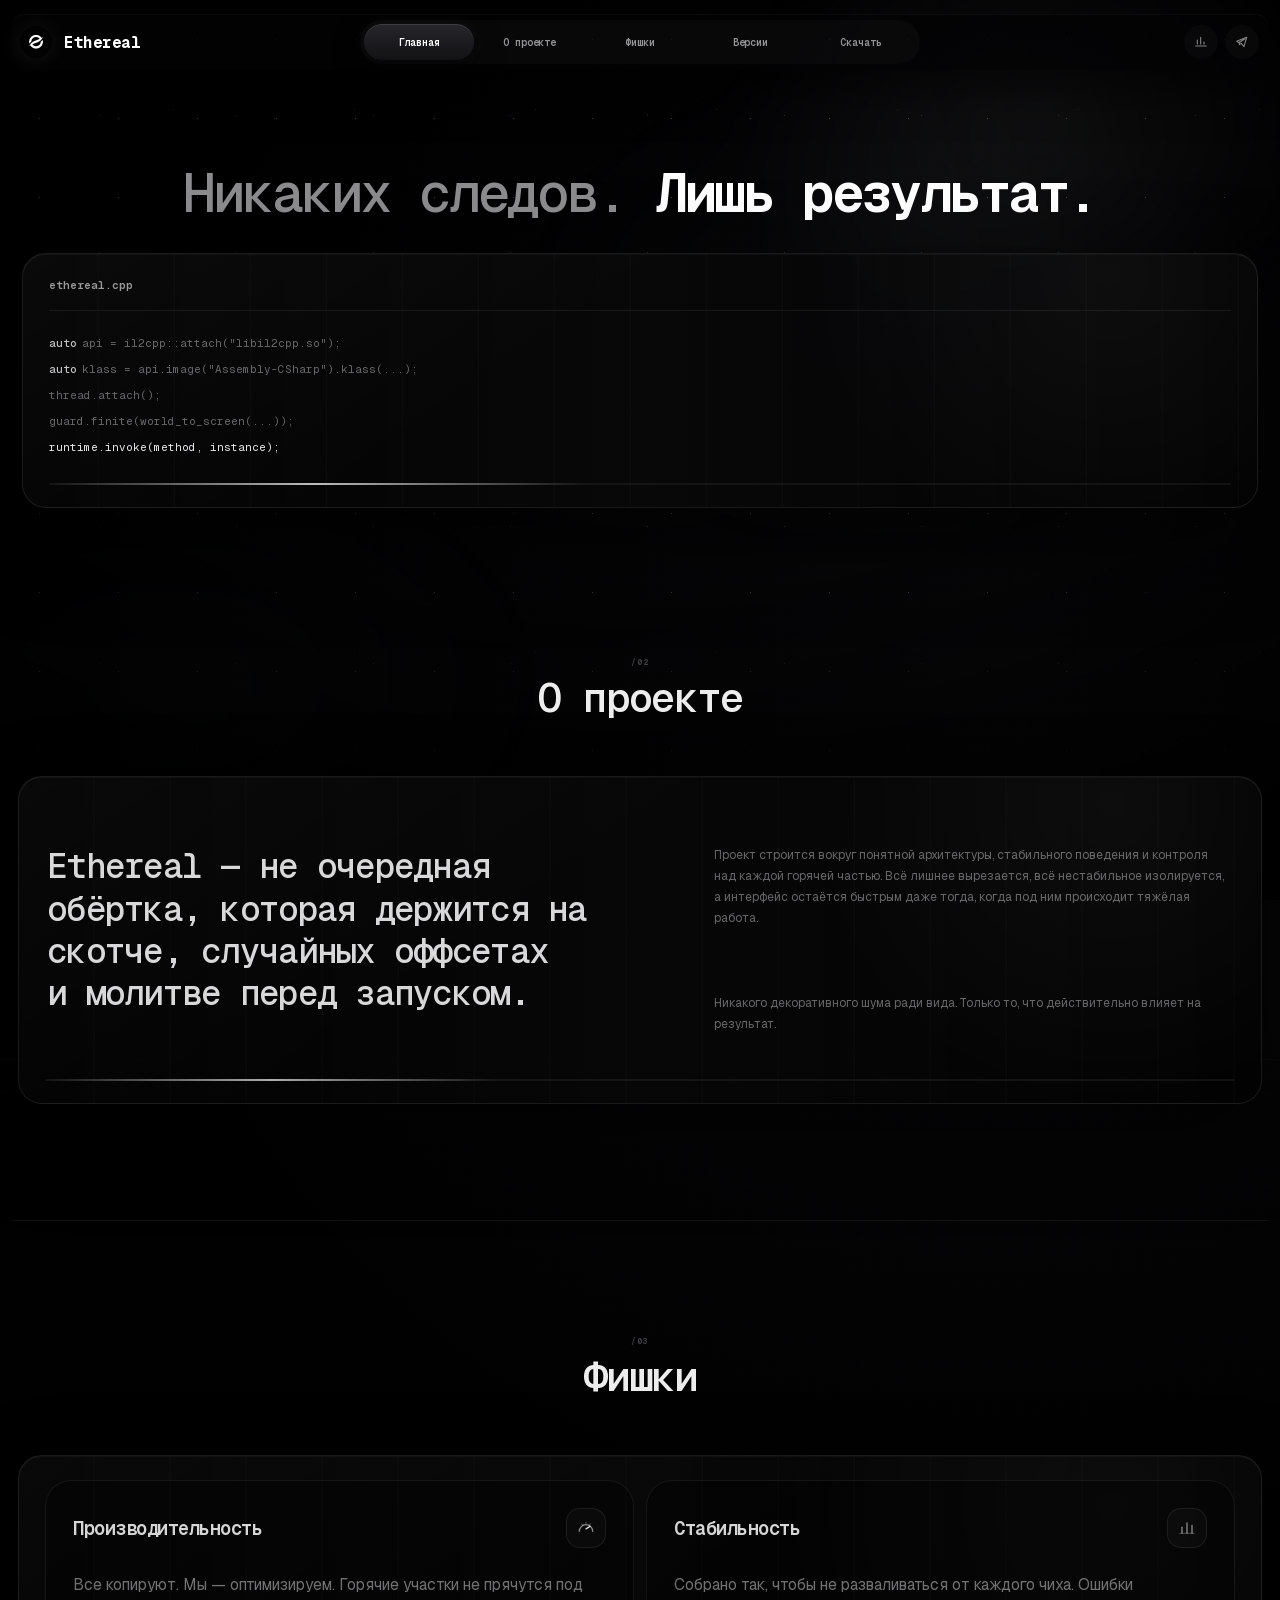
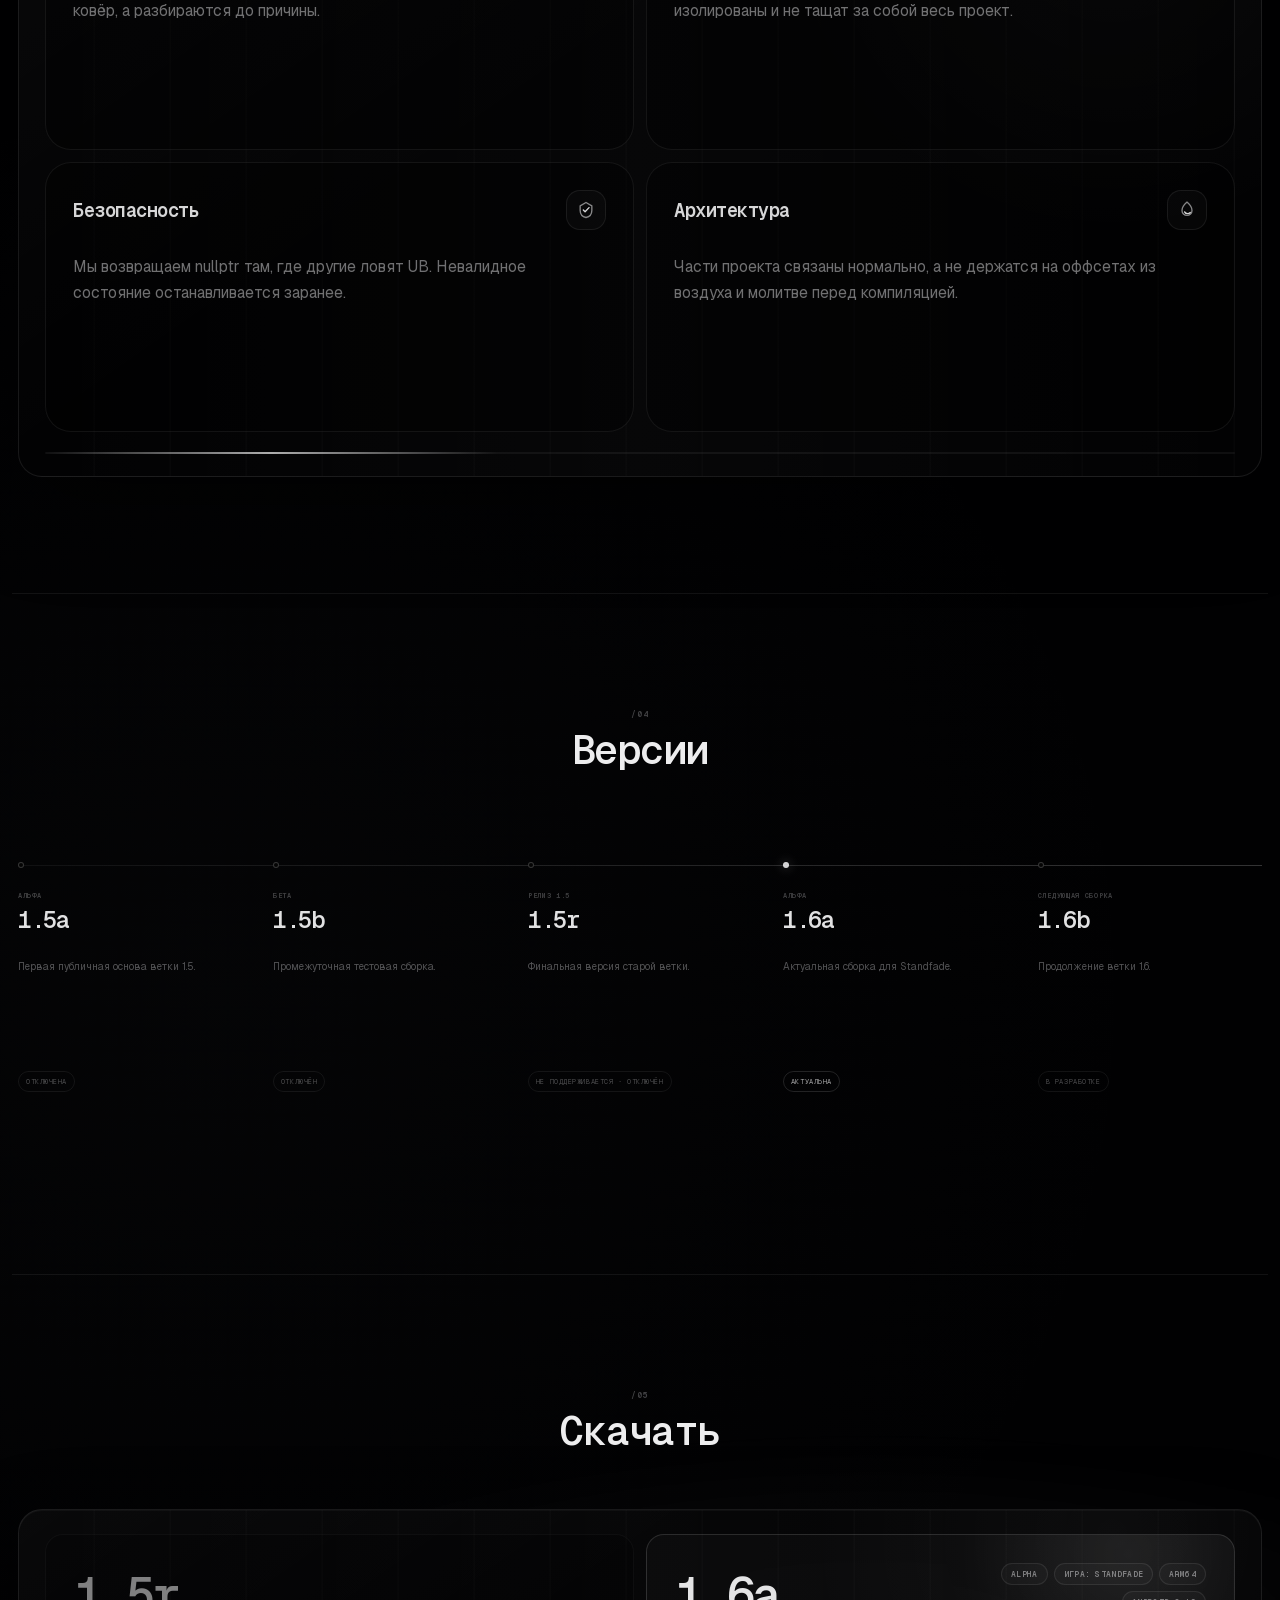
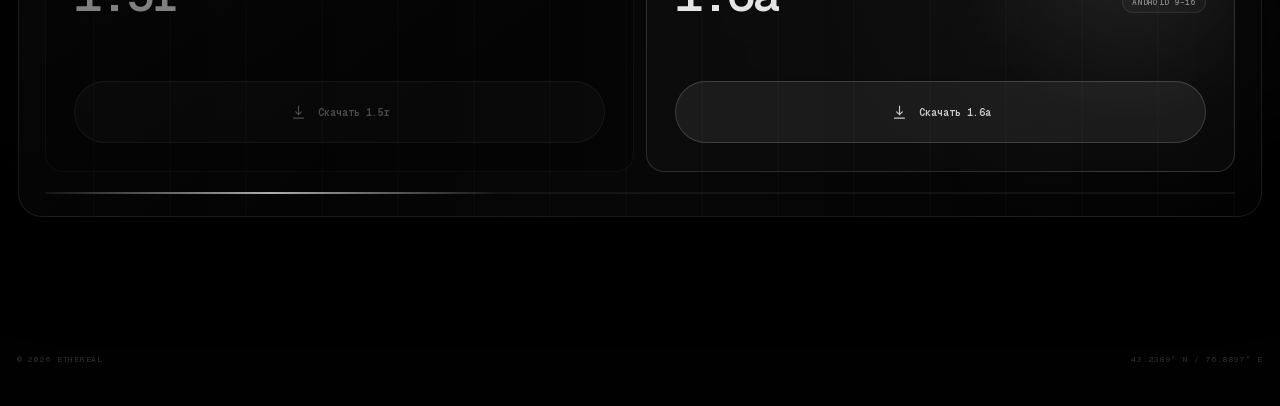
<file: index.html>
<!doctype html>
<html lang="ru">
  <head>
    <meta charset="UTF-8" />
    <meta name="viewport" content="width=device-width, initial-scale=1.0" />
    <meta
      name="description"
      content="Ethereal — никаких следов. Лишь результат."
    />
    <link rel="icon" type="image/png" href="./assets/brand-mark.png?v=2" />
    <title>Ethereal — Никаких следов. Лишь результат.</title>
    <script type="module" crossorigin src="./assets/index-Bll_5CDt.js"></script>
    <link rel="stylesheet" crossorigin href="./assets/index-BAnMpnqo.css">
  </head>
  <body>
    <div id="root"></div>
  </body>
</html>
</file>
<file: assets/index-BAnMpnqo.css>
@font-face{font-family:Geist;font-style:normal;font-weight:100 900;font-display:swap;src:url(./geist-cyrillic-D_Kiv5N3.woff2)format("woff2");unicode-range:U+301,U+400-45F,U+490-491,U+4B0-4B1,U+2116}@font-face{font-family:Geist;font-style:normal;font-weight:100 900;font-display:swap;src:url(./geist-latin-BGnTDqni.woff2)format("woff2");unicode-range:U+??,U+131,U+152-153,U+2BB-2BC,U+2C6,U+2DA,U+2DC,U+304,U+308,U+329,U+2000-206F,U+20AC,U+2122,U+2191,U+2193,U+2212,U+2215,U+FEFF,U+FFFD}@font-face{font-family:Geist Mono;font-style:normal;font-weight:100 900;font-display:swap;src:url(./geist-mono-cyrillic-C58l5Ba4.woff2)format("woff2");unicode-range:U+301,U+400-45F,U+490-491,U+4B0-4B1,U+2116}@font-face{font-family:Geist Mono;font-style:normal;font-weight:100 900;font-display:swap;src:url(./geist-mono-latin-pyAoGB9p.woff2)format("woff2");unicode-range:U+??,U+131,U+152-153,U+2BB-2BC,U+2C6,U+2DA,U+2DC,U+304,U+308,U+329,U+2000-206F,U+20AC,U+2122,U+2191,U+2193,U+2212,U+2215,U+FEFF,U+FFFD}@font-face{font-family:Geist Mono;font-style:normal;font-weight:100 900;font-display:swap;src:url(./geist-mono-symbols-iW2ugney.woff2)format("woff2");unicode-range:U+2000-2001,U+2004-2008,U+200A,U+23B8-23BD,U+2500-259F}:root{--font-geist-sans:"Geist";--font-geist-mono:"Geist Mono";--background:#000;--foreground:#fff;--muted:#f5f5f89e;--line:#ffffff16;--line-bright:#ffffff29;--panel:#040405e6;--radius-lg:18px;--radius-md:13px}*{box-sizing:border-box}html{scroll-behavior:smooth;background:#000;min-width:320px;min-height:100%}body{min-height:100%;color:var(--foreground);font-family:var(--font-geist-sans), Arial, sans-serif;-webkit-font-smoothing:antialiased;text-rendering:optimizelegibility;background:#000;margin:0;overflow-x:clip}button,a{-webkit-tap-highlight-color:transparent}button{font:inherit}::selection{color:#050505;background:#f4f4f6eb}.site-shell{isolation:isolate;background:radial-gradient(circle at 78% 18%,#c4c8d109,#0000 30%),radial-gradient(circle at 18% 72%,#80899407,#0000 34%),#010102;min-height:100svh;position:relative;overflow:hidden}.cosmic-field,.dot-grid,.horizon-grid,.screen-vignette{pointer-events:none;position:fixed}.cosmic-field{z-index:-3;filter:blur(18px);background:radial-gradient(at 72% 24%,#dadce211,#0000 17%),radial-gradient(at 63% 39%,#8b939d0a,#0000 23%),radial-gradient(at 24% 68%,#b5b8bf08,#0000 20%);animation:18s ease-in-out infinite alternate cosmicDrift;inset:-18%;transform:translate(0,0)scale(1.04)}.dot-grid{z-index:-2;opacity:.68;background-image:radial-gradient(circle,#ffffff6b .55px,#0000 .85px),radial-gradient(circle,#d0d3da4d .7px,#0000 1px),radial-gradient(circle,#ffffff2e .45px,#0000 .75px);background-position:0 0,31px 47px,83px 19px;background-size:79px 79px,137px 137px,181px 181px;inset:0;-webkit-mask-image:linear-gradient(#000 0,#000000e0 62%,#0000 100%);mask-image:linear-gradient(#000 0,#000000e0 62%,#0000 100%)}.horizon-grid{z-index:-1;opacity:.17;transform-origin:bottom;background-image:linear-gradient(#d6d8dd2e 1px,#0000 1px),linear-gradient(90deg,#aab0b829 1px,#0000 1px);background-size:54px 54px;height:66vh;bottom:-22vh;left:-18%;right:-18%;transform:perspective(430px)rotateX(64deg);-webkit-mask-image:linear-gradient(#0000 6%,#000c 50%,#000 82%);mask-image:linear-gradient(#0000 6%,#000c 50%,#000 82%)}.screen-vignette{z-index:0;background:linear-gradient(#00000008,#0000 60%,#00000080),radial-gradient(circle at 50% 28%,#0000 30%,#0000008f 100%);inset:0}.experience{z-index:1;width:min(1320px,100% - 24px);margin-left:auto;margin-right:auto;padding:92px 0 20px;position:relative}.topbar{z-index:50;-webkit-backdrop-filter:blur(16px);opacity:0;background:#030304cc;border:0;border-radius:12px;grid-template-columns:minmax(170px,1fr) minmax(400px,560px) minmax(170px,1fr);grid-template-areas:"brand tabs actions";align-items:center;width:min(1320px,100vw - 24px);min-height:54px;padding:6px;animation:.68s cubic-bezier(.16,1,.3,1) 80ms forwards topbarIn;display:grid;position:fixed;top:14px;left:max(12px,50vw - 660px);transform:translateY(-12px);box-shadow:0 18px 46px #0000008c,inset 0 1px #ffffff09}.brand{color:#f9f9faf0;grid-area:brand;align-items:center;gap:12px;min-width:0;padding:0 2px;text-decoration:none;display:flex}.brand-mark{border:0;border-radius:50%;flex:none;place-items:center;width:32px;height:32px;display:grid;overflow:hidden;box-shadow:0 0 24px #ffffff14}.brand-mark img{object-fit:contain;width:100%;height:100%;display:block}.brand-name{font-family:var(--font-geist-mono), monospace;color:#fff;letter-spacing:-.03em;text-overflow:ellipsis;font-size:16px;font-weight:700;overflow:hidden}.top-tabs{--indicator-x:0%;background:#ffffff06;border-radius:999px;grid-area:tabs;grid-template-columns:repeat(5,minmax(0,1fr));justify-self:center;width:100%;max-width:560px;height:44px;padding:4px;display:grid;position:relative}.top-tabs button{z-index:2;color:#f8f8fc94;cursor:pointer;min-width:0;font-family:var(--font-geist-mono), monospace;letter-spacing:-.01em;background:0 0;border:0;border-radius:999px;font-size:10px;font-weight:600;transition:color .22s;position:relative}.topbar-actions{grid-area:actions;justify-content:flex-end;align-items:center;gap:7px;padding-right:3px;display:flex}.topbar-actions a{color:#f6f6f885;background:#ffffff06;border-radius:50%;place-items:center;width:34px;height:34px;text-decoration:none;transition:color .22s,background .22s,transform .32s cubic-bezier(.16,1,.3,1);display:grid}.topbar-actions a:hover{color:#fff;background:#ffffff12;transform:translateY(-2px)}.topbar-actions svg{fill:none;stroke:currentColor;stroke-width:1.65px;stroke-linecap:round;stroke-linejoin:round;width:16px;height:16px}.top-tabs button:hover,.top-tabs button:focus-visible,.top-tabs button[aria-current=true]{color:#fff}.tab-indicator{z-index:1;width:calc(20% - 1.6px);transform:translate3d(var(--indicator-x), 0, 0);will-change:transform;background:linear-gradient(#ffffff21,#ffffff0b),#08080cf0;border:0;border-radius:999px;transition:transform .42s cubic-bezier(.18,1.28,.34,1);position:absolute;top:4px;bottom:4px;left:4px;box-shadow:0 12px 28px #00000094,0 0 22px #ffffff0b,inset 0 1px #ffffff1b}.top-tabs button:focus-visible,.brand:focus-visible,.topbar-actions a:focus-visible{outline-offset:3px;outline:2px solid #f5f5f6d9}.hero{flex-direction:column;align-items:stretch;gap:30px;min-height:0;padding:72px 10px 34px;scroll-margin-top:92px;display:flex}.hero-copy{text-align:center;flex-direction:column;align-items:center;min-width:0;display:flex}.hero-lede{color:#fafafd8f;max-width:980px;font-family:var(--font-geist-mono), monospace;letter-spacing:-.065em;text-wrap:balance;text-shadow:0 12px 50px #ffffff0b;opacity:0;margin:0;font-size:clamp(28px,4.25vw,58px);font-weight:500;line-height:1.08;animation:.76s cubic-bezier(.16,1,.3,1) .18s forwards sloganIn;transform:translateY(14px)}.hero-lede strong{color:#fff;font-weight:650}.runtime-card{border:1px solid var(--line);opacity:0;background:radial-gradient(circle at 88% 8%,#ffffff0b,#0000 27%),linear-gradient(145deg,#ffffff08,#0000 42%),#030304e6;border-radius:24px;width:100%;min-height:255px;padding:24px 26px 22px;animation:.76s cubic-bezier(.16,1,.3,1) .44s forwards runtimeIn;position:relative;overflow:hidden;transform:translateY(22px)scale(.99);box-shadow:0 34px 88px #00000085,inset 0 1px #ffffff0a}.runtime-card--main{min-height:255px}.runtime-card:before{content:"";pointer-events:none;background:linear-gradient(90deg,#0000,#ffffff06,#0000),repeating-linear-gradient(90deg,#0000 0 74px,#ffffff05 75px 76px);position:absolute;inset:0}.runtime-head{color:#f4f4f69e;font-family:var(--font-geist-mono), monospace;border-bottom:1px solid #ffffff12;justify-content:space-between;align-items:center;padding-bottom:18px;font-size:11px;font-weight:600;display:flex;position:relative}.runtime-body{grid-template-columns:1fr;display:grid;position:relative}.runtime-code{color:#ececf06b;font-family:var(--font-geist-mono), monospace;flex-direction:column;gap:10px;padding:25px 0 23px;font-size:11px;line-height:1.45;display:flex}.runtime-code span{display:flex}.runtime-code b{color:#fcfcffc2;margin-right:5px;font-weight:500}.runtime-code .code-bright{color:#fcfcffeb}.runtime-line{background:#ffffff0e;border-radius:999px;height:2px;margin-top:4px;overflow:hidden}.runtime-line span{border-radius:inherit;background:linear-gradient(90deg,#0000,#ffffffb8,#0000);width:45%;height:100%;animation:4.5s ease-in-out infinite runtimeScan;display:block}.content-stack{flex-direction:column;gap:0;display:flex}.content-card{min-height:0;box-shadow:none;opacity:0;pointer-events:none;filter:blur(7px);background:0 0;border:0;border-radius:0;padding:clamp(78px,9vw,126px) 6px;scroll-margin-top:92px;transition:opacity .72s,filter .72s,transform .78s cubic-bezier(.16,1,.3,1);position:relative;overflow:visible;transform:translateY(30px)scale(.992)}.content-card.is-visible{opacity:1;pointer-events:auto;filter:blur();transform:translateY(0)scale(1)}.content-card+.content-card{border-top:1px solid #fff1}.content-heading{text-align:center;border:0;justify-content:center;align-items:center;margin:0 0 clamp(34px,4.5vw,58px);padding:0;display:flex}.content-heading>div{flex-direction:column;align-items:center;gap:11px;display:flex}.content-heading h2{color:#fcfcfdf0;font-family:var(--font-geist-mono), monospace;letter-spacing:-.055em;margin:0;font-size:clamp(25px,3.2vw,42px);font-weight:550;line-height:1}.content-heading__index{color:#efeff242;font-family:var(--font-geist-mono), monospace;letter-spacing:.12em;text-transform:uppercase;font-size:8px;font-weight:650}.tab-panel{min-width:0}.content-card.is-visible .tab-panel{animation:.56s cubic-bezier(.16,1,.3,1) 90ms both panelIn}.content-card--features{display:block}.content-card--features .content-heading{position:static}.content-card--download{display:block}.content-card--download:before{content:"";z-index:-1;pointer-events:none;filter:blur(12px);background:radial-gradient(at 66%,#ffffff0b,#0000 52%);position:absolute;inset:13% -8% 8%}.content-card--about .content-heading{margin-bottom:clamp(34px,4.5vw,58px)}.content-card--about .content-heading>div{flex-direction:column;justify-content:center;align-items:center;width:auto}.content-card--versions .content-heading{margin-bottom:clamp(34px,4.5vw,58px)}.module-frame{border:1px solid var(--line);background:radial-gradient(circle at 88% 8%,#ffffff0a,#0000 27%),linear-gradient(145deg,#ffffff07,#0000 42%),#030304e0;border-radius:24px;width:100%;padding:24px 26px 22px;position:relative;overflow:hidden;box-shadow:0 34px 88px #00000075,inset 0 1px #ffffff09}.module-frame:before{content:"";pointer-events:none;background:linear-gradient(90deg,#0000,#ffffff05,#0000),repeating-linear-gradient(90deg,#0000 0 74px,#ffffff04 75px 76px);position:absolute;inset:0}.module-line{z-index:1;background:#ffffff0e;border-radius:999px;height:2px;position:relative;overflow:hidden}.module-line span{border-radius:inherit;background:linear-gradient(90deg,#0000,#ffffffa8,#0000);width:38%;height:100%;animation:5.2s ease-in-out infinite runtimeScan;display:block}.feature-module{min-height:610px}.feature-grid{z-index:1;grid-template-columns:repeat(2,minmax(0,1fr));gap:12px;padding:0 0 20px;display:grid;position:relative}.feature-card{opacity:0;background:#00000057;border:1px solid #fff1;border-radius:26px;flex-direction:column;min-height:270px;padding:27px;transition:transform .38s cubic-bezier(.16,1,.3,1),border-color .28s,background .28s;display:flex;position:relative;overflow:hidden;transform:translateY(14px)}.content-card.is-visible .feature-card{animation:.62s cubic-bezier(.16,1,.3,1) forwards cardIn}.feature-card:first-child,.feature-card:nth-child(2),.feature-card:nth-child(3),.feature-card:nth-child(4){grid-column:auto}.feature-card:first-child{animation-delay:50ms}.feature-card:nth-child(2){animation-delay:.1s}.feature-card:nth-child(3){animation-delay:.15s}.feature-card:nth-child(4){animation-delay:.2s}.feature-card:before{content:"";pointer-events:none;opacity:0;background:linear-gradient(110deg,#0000 25%,#ffffff0f,#0000 70%);transition:opacity .3s,transform .7s cubic-bezier(.16,1,.3,1);position:absolute;inset:-1px;transform:translate(-70%)}.feature-card:hover{background:#ffffff05;border-color:#ffffff24;transform:translateY(-4px)}.feature-card:hover:before{opacity:1;transform:translate(70%)}.feature-card__top{justify-content:space-between;align-items:center;gap:22px;margin-bottom:24px;display:flex}.feature-icon{background:#ffffff05;border:1px solid #ffffff13;border-radius:14px;place-items:center;width:40px;height:40px;display:grid}.feature-icon svg{fill:none;stroke:#f1f1f38c;stroke-width:1.6px;stroke-linecap:round;stroke-linejoin:round;width:20px;height:20px;overflow:visible}.feature-icon .icon-muted{stroke:#f1f1f33d}.feature-icon .icon-accent{stroke:#fafafbdb}.feature-card:hover .icon-needle{transform-origin:12px 13px;animation:.85s cubic-bezier(.16,1,.3,1) needleMove}.feature-card:hover .icon-bar-a{animation:.72s barMove}.feature-card:hover .icon-bar-b{animation:.72s 70ms barMove}.feature-card:hover .icon-bar-c{animation:.72s .14s barMove}.feature-card:hover .icon-check{stroke-dasharray:12;animation:.72s both checkDraw}.feature-card:hover .icon-flame{transform-origin:12px 16px;animation:.65s flameMove}.feature-card h3{color:#f9f9fadb;font-family:var(--font-geist-mono), monospace;letter-spacing:-.025em;margin:0;font-size:19px;font-weight:600}.feature-card>p{color:#e7e7ea7a;margin:0;font-size:15.5px;line-height:1.66}.download-layout{min-height:0}.download-versions{z-index:1;grid-template-columns:repeat(2,minmax(0,1fr));gap:12px;padding:0 0 20px;display:grid;position:relative}.download-version{color:#fafafcc7;text-align:left;background:#00000057;border:1px solid #ffffff12;border-radius:18px;flex-direction:column;justify-content:space-between;align-items:flex-start;gap:28px;min-height:238px;padding:28px;display:flex;position:relative}.download-version--offline{opacity:.55}.download-version--current{background:radial-gradient(circle at 82% 8%,#fff1,#0000 32%),#ffffff06;border-color:#ffffff21}.download-version__top{justify-content:space-between;align-items:flex-start;gap:20px;width:100%;display:flex}.download-version__number{color:#fcfcfde6;font-family:var(--font-geist-mono), monospace;letter-spacing:-.065em;font-size:clamp(30px,4vw,48px);font-weight:550}.download-version__meta{flex-wrap:wrap;justify-content:flex-end;gap:6px;max-width:290px;display:flex}.download-version__meta span{color:#f0f0f375;font-family:var(--font-geist-mono), monospace;letter-spacing:.04em;white-space:nowrap;background:#ffffff06;border:1px solid #ffffff16;border-radius:999px;padding:6px 9px;font-size:8px;font-weight:600;line-height:1}.download-version button,.download-version__action{color:#f4f4f785;cursor:pointer;width:100%;min-height:62px;font-family:var(--font-geist-mono), monospace;background:#ffffff09;border:1px solid #ffffff1a;border-radius:999px;justify-content:center;align-items:center;gap:11px;padding:14px 18px;font-size:10px;font-weight:600;text-decoration:none;transition:color .22s,border-color .22s,background .22s,transform .26s cubic-bezier(.16,1,.3,1);display:flex}.download-version__action{color:#fafafcc7;background:#fff1;border-color:#ffffff29}.download-version button:hover,.download-version__action:hover{color:#fafafcc7;background:#fff1;border-color:#ffffff2b;transform:translateY(-2px)}.download-version button:active,.download-version__action:active{transform:translateY(0)scale(.985)}.download-version button svg,.download-version__action svg{fill:none;stroke:currentColor;stroke-width:1.65px;stroke-linecap:round;stroke-linejoin:round;width:17px;height:17px}.download-toast{z-index:90;color:#f4f4f7b8;-webkit-backdrop-filter:blur(20px);pointer-events:none;background:#020203f6;border:1px solid #ffffff13;border-radius:18px;align-items:center;gap:10px;width:auto;max-width:min(360px,100vw - 28px);min-height:54px;padding:9px 15px 9px 11px;animation:3.6s cubic-bezier(.16,1,.3,1) both toastFromRight;display:flex;position:fixed;bottom:18px;right:14px;box-shadow:0 24px 70px #000000c7,inset 0 1px #ffffff06}.download-toast__icon{color:#f8f8faa8;flex:none;place-items:center;width:34px;height:34px;display:grid}.download-toast__icon svg{fill:none;stroke:currentColor;stroke-width:1.45px;stroke-linecap:round;stroke-linejoin:round;width:25px;height:25px}.download-toast__text{min-width:0;min-height:34px;font-family:var(--font-geist-mono), monospace;align-items:center;font-size:10px;font-weight:550;line-height:1.35;display:flex}.about-layout{min-height:0}.about-text{z-index:1;grid-template-columns:minmax(0,1fr) minmax(320px,.86fr);gap:clamp(34px,5vw,68px);min-height:0;padding:clamp(28px,4vw,44px) 2px;display:grid;position:relative}.about-text p{color:#ebebee6b;margin:0;font-size:12px;line-height:1.75}.about-text .about-lead{color:#fbfbfddb;font-family:var(--font-geist-mono), monospace;letter-spacing:-.05em;text-wrap:balance;grid-row:span 2;font-size:clamp(23px,2.7vw,35px);font-weight:500;line-height:1.22}.versions-layout{min-height:330px}.version-list{grid-template-columns:repeat(5,minmax(0,1fr));gap:clamp(14px,2.4vw,32px);padding:34px 0 0;display:grid;position:relative}.version-list:before{content:"";background:linear-gradient(90deg,#ffffff0e,#fff3);height:1px;position:absolute;top:37px;left:0;right:0}.version-row{flex-direction:column;align-items:flex-start;gap:0;min-width:0;min-height:230px;padding:29px 0 0;display:flex;position:relative}.version-row+.version-row{border-top:0}.version-rail{justify-content:flex-start;padding:0;display:flex;position:absolute;top:0;left:0}.version-rail:before{display:none}.version-rail span{z-index:1;background:#040404;border:1px solid #fff3;border-radius:50%;width:6px;height:6px;position:relative}.version-row--active .version-rail span{background:#f5f5f7d9;box-shadow:0 0 12px #ffffff5c}.version-label,.version-copy{flex-direction:column;gap:4px;min-width:0;display:flex}.version-label{margin-bottom:24px}.version-copy{max-width:32ch}.version-label small,.version-label strong,.version-copy strong,.version-state{font-family:var(--font-geist-mono), monospace}.version-label small{color:#ececef40;letter-spacing:.1em;text-transform:uppercase;font-size:7px;font-weight:650}.version-label strong,.version-copy strong{color:#f7f7f9bf;font-size:10px;font-weight:600}.version-label strong{color:#f9f9fbe6;letter-spacing:-.055em;font-size:24px;font-weight:550}.version-copy p{color:#e8e8eb59;margin:0;font-size:10px;line-height:1.5}.version-state{color:#efeff24d;letter-spacing:.08em;text-transform:uppercase;border:1px solid #ffffff12;border-radius:999px;margin-top:auto;padding:5px 7px;font-size:7px}.version-row--active .version-state{color:#f8f8f9a6;border-color:#ffffff21}.site-footer{color:#ececef33;min-height:54px;font-family:var(--font-geist-mono), monospace;letter-spacing:.09em;text-transform:uppercase;justify-content:space-between;align-items:center;gap:20px;padding:0 5px;font-size:8px;display:flex}@keyframes topbarIn{to{opacity:1;transform:translateY(0)}}@keyframes sloganIn{0%{opacity:0;filter:blur(6px);transform:translateY(14px)}to{opacity:1;filter:blur();transform:translateY(0)}}@keyframes runtimeIn{0%{opacity:0;filter:blur(5px);transform:translateY(22px)scale(.99)}to{opacity:1;filter:blur();transform:translateY(0)scale(1)}}@keyframes panelIn{0%{opacity:0;filter:blur(3px);transform:translateY(10px)}to{opacity:1;filter:blur();transform:translateY(0)}}@keyframes cardIn{to{opacity:1;transform:translateY(0)}}@keyframes toastFromRight{0%{opacity:0;filter:blur(6px);transform:translate(calc(100% + 28px))scale(.96)}10%,82%{opacity:1;filter:blur();transform:translate(0)scale(1)}to{opacity:0;filter:blur(3px);transform:translate(calc(100% + 28px))scale(.98)}}@keyframes runtimeScan{0%{transform:translate(-120%)}60%,to{transform:translate(260%)}}@keyframes needleMove{0%{transform:rotate(-24deg)}55%{transform:rotate(34deg)}to{transform:rotate(0)}}@keyframes barMove{0%,to{transform:scaleY(1)}50%{transform:scaleY(.62)}}@keyframes checkDraw{0%{stroke-dashoffset:12px}to{stroke-dashoffset:0}}@keyframes flameMove{0%,to{transform:scaleY(1)translateY(0)}45%{transform:scaleY(1.18)translateY(-1px)}72%{transform:scaleY(.92)translateY(1px)}}@keyframes cosmicDrift{0%{transform:translate(-1.5%,-1%)scale(1.04)}to{transform:translate(1.5%,1%)scale(1.09)}}@media (width<=980px){.topbar{grid-template-columns:minmax(150px,1fr) minmax(380px,520px) minmax(90px,1fr)}.hero{gap:0;padding-top:88px}.runtime-card{width:100%}.runtime-body{grid-template-columns:1fr;gap:0}.content-card--features,.content-card--download{display:block}.content-card--features .content-heading{margin-bottom:42px;position:static}.content-card--download .content-heading{margin-bottom:42px}.feature-grid{grid-template-columns:repeat(2,minmax(0,1fr))}.feature-card{grid-column:auto;min-height:240px}.feature-card__top{margin-bottom:36px}.about-text{grid-template-columns:minmax(0,1fr) minmax(240px,.72fr)}}@media (width<=680px){.experience{width:calc(100% - 18px);margin-left:9px;padding-top:122px}.topbar{-webkit-backdrop-filter:blur(18px);border-radius:10px;grid-template-columns:1fr auto;grid-template-areas:"brand actions""tabs tabs";gap:5px;width:calc(100vw - 18px);padding:6px;position:fixed;top:9px;left:9px}.brand{min-height:43px}.top-tabs{border:0;border-radius:999px;height:43px}.top-tabs button{font-size:8.5px}.topbar-actions{padding-right:0}.topbar-actions a{width:32px;height:32px}.hero{gap:24px;min-height:0;padding:48px 4px 24px;scroll-margin-top:118px}.hero-lede{font-size:clamp(27px,9vw,42px)}.runtime-card{border-radius:20px;min-height:0;padding:18px 15px 10px}.runtime-code{font-size:9px;overflow:hidden}.content-card{min-height:0;padding:66px 4px;scroll-margin-top:118px}.content-heading{margin-inline:0}.content-heading h2{font-size:clamp(24px,8vw,34px)}.content-card--features .content-heading,.content-card--download .content-heading,.content-card--about .content-heading,.content-card--versions .content-heading{margin-bottom:38px}.feature-grid{grid-template-columns:1fr}.module-frame{border-radius:20px;padding:18px 15px 16px}.feature-module{min-height:0}.feature-card{border-radius:22px;min-height:250px}.feature-card__top{margin-bottom:24px}.download-versions{grid-template-columns:1fr;gap:10px;padding:18px 0}.download-version{min-height:220px;padding:19px}.download-version__top{gap:14px}.download-version__meta{gap:5px;max-width:190px}.download-version__meta span{padding:5px 7px;font-size:7px}.about-layout{min-height:0}.about-text{grid-template-columns:1fr;gap:22px;min-height:0;padding:32px 2px}.about-text .about-lead{grid-row:auto}.version-list{grid-template-columns:1fr;gap:0;padding:20px 0 0 22px}.version-list:before{width:1px;height:auto;top:20px;bottom:0;left:3px}.version-row{gap:0;min-height:190px;padding:0 0 42px 20px}.version-rail{top:0;left:-22px}.version-state{display:inline-flex}.version-copy p{font-size:9px}.download-toast{border-radius:17px;width:auto;max-width:calc(100vw - 14px);bottom:9px;right:7px}}@media (hover:none){.feature-card:hover{transform:none}.download-version button:hover{color:#f4f4f785;background:#ffffff09;border-color:#ffffff1a;transform:none}.download-version__action:hover{color:#fafafcc7;background:#fff1;border-color:#ffffff29;transform:none}.feature-card:before{display:none}}@media (prefers-reduced-motion:reduce){*,:before,:after{scroll-behavior:auto!important;transition-duration:.01ms!important;animation-duration:.01ms!important;animation-iteration-count:1!important}}
</file>
